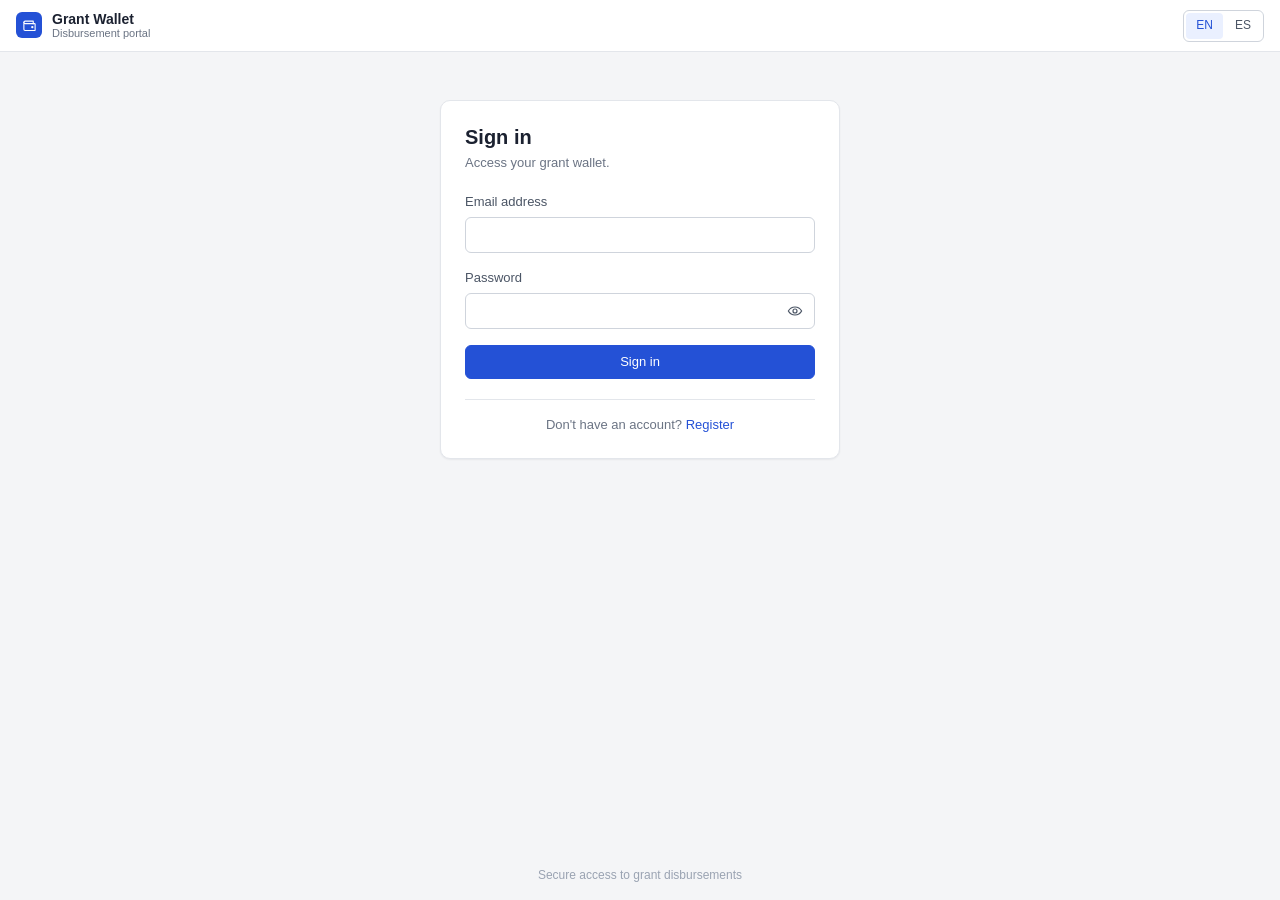
<file: index.html>
<!DOCTYPE html>
<html lang="en">
<head>
  <meta charset="UTF-8">
  <meta name="viewport" content="width=device-width, initial-scale=1">
  <meta name="robots" content="noindex">
  <meta http-equiv="refresh" content="0; url=login.html">
  <title>Grant Wallet</title>
  <link rel="stylesheet" href="css/reset.css">
  <link rel="stylesheet" href="css/variables.css">
  <link rel="stylesheet" href="css/layout.css">
  <link rel="stylesheet" href="css/components.css">
  <link rel="stylesheet" href="css/auth.css">
  <script>window.location.replace("login.html");</script>
</head>
<body class="auth-body">
  <main class="auth-main">
    <div class="auth-card card" style="text-align:center">
      <p class="muted">Redirecting to sign in…</p>
      <p style="margin-top:10px"><a class="link" href="login.html">Continue to sign in</a></p>
    </div>
  </main>
</body>
</html>
</file>
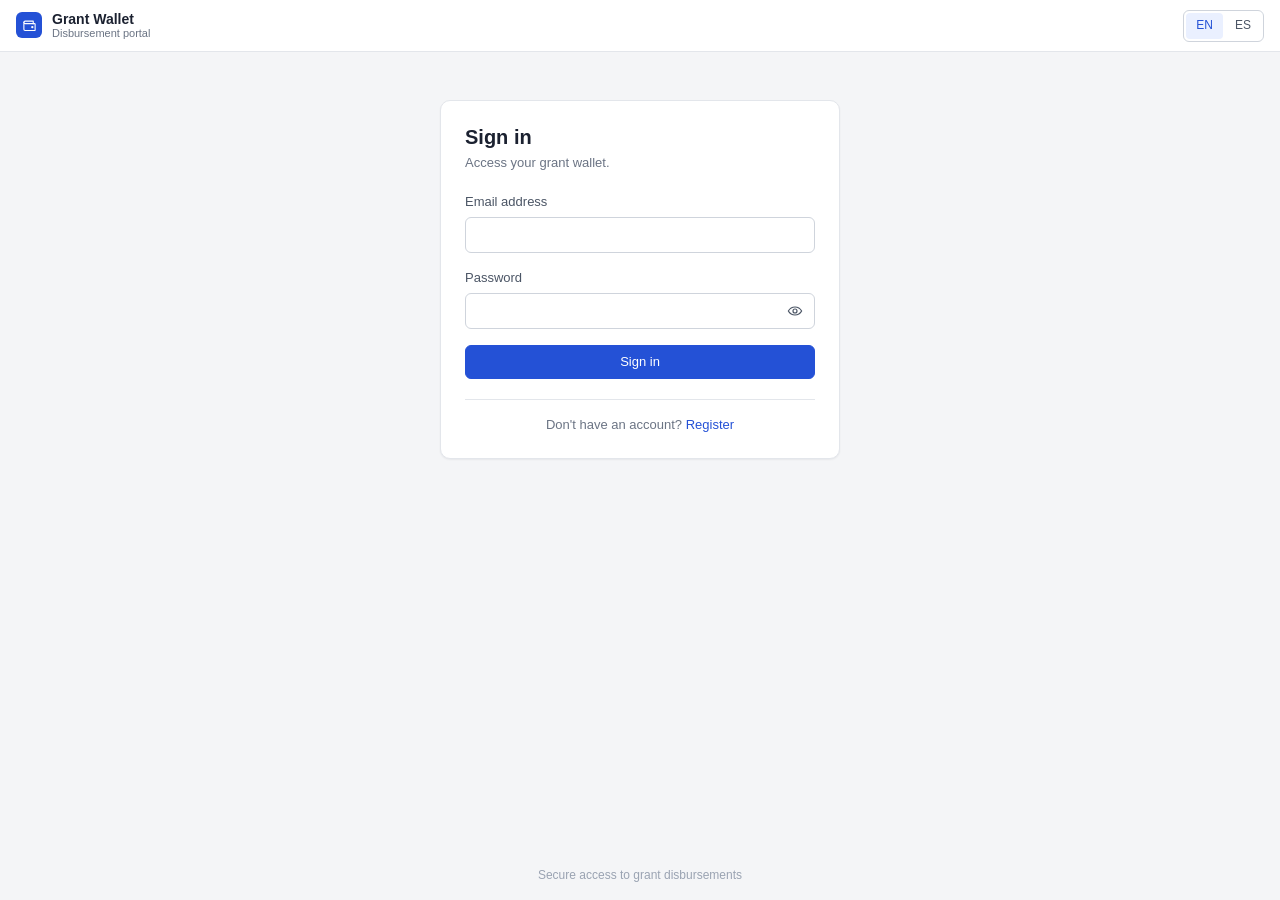
<file: dashboard.html>
<!DOCTYPE html>
<html lang="en">
<head>
  <meta charset="UTF-8">
  <meta name="viewport" content="width=device-width, initial-scale=1">
  <meta name="robots" content="noindex">
  <title data-i18n="nav.dashboard">Dashboard – Grant Wallet</title>
  <link rel="stylesheet" href="css/reset.css">
  <link rel="stylesheet" href="css/variables.css">
  <link rel="stylesheet" href="css/layout.css">
  <link rel="stylesheet" href="css/components.css">
  <link rel="stylesheet" href="css/dashboard.css">
</head>
<body>
  <div class="app">
    <aside class="sidebar" id="sidebar" aria-label="Sidebar"></aside>

    <div class="main">
      <header class="topbar" id="topbar"></header>

      <main class="content">
        <div class="page-header">
          <div>
            <h1 class="page-title" id="greeting" data-i18n="nav.dashboard">Dashboard</h1>
            <p class="page-subtitle" data-i18n="dashboard.subtitle">Here is an overview of your grant wallet.</p>
          </div>
          <div class="page-actions">
            <button type="button" class="btn btn-secondary" data-refresh>
              <span data-i18n="common.refresh">Refresh data</span>
            </button>
          </div>
        </div>

        <!-- Skeleton -->
        <section id="skeleton" class="stack" aria-hidden="true">
          <div class="grid grid-4">
            <div class="card"><div class="skeleton sk-line w-40"></div><div class="skeleton sk-stat"></div><div class="skeleton sk-line w-60"></div></div>
            <div class="card"><div class="skeleton sk-line w-40"></div><div class="skeleton sk-stat"></div><div class="skeleton sk-line w-60"></div></div>
            <div class="card"><div class="skeleton sk-line w-40"></div><div class="skeleton sk-stat"></div><div class="skeleton sk-line w-60"></div></div>
            <div class="card"><div class="skeleton sk-line w-40"></div><div class="skeleton sk-stat"></div><div class="skeleton sk-line w-60"></div></div>
          </div>
          <div class="card"><div class="skeleton sk-line w-80"></div><div class="skeleton sk-line w-40"></div></div>
          <div class="card">
            <div class="skeleton sk-title"></div>
            <div class="skeleton sk-line"></div>
            <div class="skeleton sk-line w-80"></div>
            <div class="skeleton sk-line w-60"></div>
          </div>
        </section>

        <!-- Content -->
        <section id="page-content" class="stack" hidden>
          <div class="grid grid-4">
            <div class="card stat stat-primary">
              <div class="stat-label" data-i18n="dashboard.availableBalance">Available balance</div>
              <div class="stat-value" id="stat-balance" data-no-translate="true">—</div>
              <div class="stat-hint" data-i18n="dashboard.netAfterTax">Net of tax, approved grants</div>
            </div>
            <div class="card stat">
              <div class="stat-label" data-i18n="dashboard.totalApproved">Total approved</div>
              <div class="stat-value" id="stat-gross" data-no-translate="true">—</div>
              <div class="stat-hint" data-i18n="dashboard.gross">Gross, before tax</div>
            </div>
            <div class="card stat">
              <div class="stat-label" data-i18n="dashboard.taxWithheld">Tax withheld</div>
              <div class="stat-value" id="stat-tax" data-no-translate="true">—</div>
              <div class="stat-hint" data-i18n="dashboard.taxNote">Deducted at source</div>
            </div>
            <div class="card stat">
              <div class="stat-label" data-i18n="dashboard.grants">Grants</div>
              <div class="stat-value" id="stat-grants" data-no-translate="true">—</div>
              <div class="stat-hint" id="stat-grants-hint" data-i18n="dashboard.approvedOf">—</div>
            </div>
          </div>

          <div id="cta-slot"></div>

          <section class="card" id="recent-card">
            <div class="card-header">
              <h2 class="card-title" data-i18n="dashboard.recentGrants">Recent grants</h2>
              <a class="link" href="history.html" data-i18n="common.viewAll">View all</a>
            </div>
            <div id="recent-slot"></div>
          </section>
        </section>

        <section id="load-error" hidden></section>
      </main>
    </div>
  </div>

  <script src="js/translations.js"></script>
  <script src="js/translator.js"></script>
  <script src="js/ui.js"></script>
  <script src="js/api.js"></script>
  <script src="js/navigation.js"></script>
  <script src="js/app.js"></script>
  <script src="js/dashboard.js"></script>
</body>
</html>
</file>
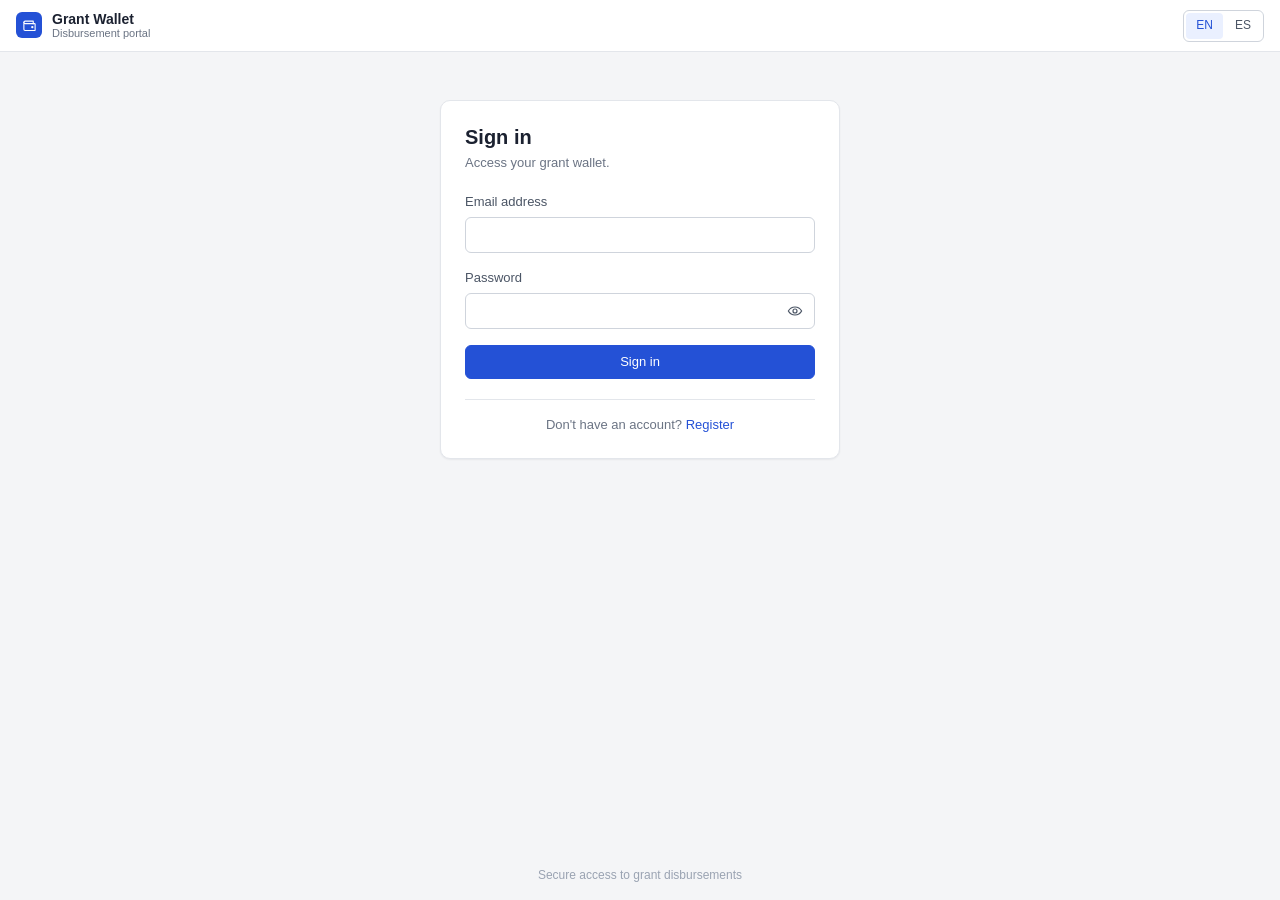
<file: history.html>
<!DOCTYPE html>
<html lang="en">
<head>
  <meta charset="UTF-8">
  <meta name="viewport" content="width=device-width, initial-scale=1">
  <meta name="robots" content="noindex">
  <title data-i18n="history.title">Grant history – Grant Wallet</title>
  <link rel="stylesheet" href="css/reset.css">
  <link rel="stylesheet" href="css/variables.css">
  <link rel="stylesheet" href="css/layout.css">
  <link rel="stylesheet" href="css/components.css">
  <link rel="stylesheet" href="css/dashboard.css">
</head>
<body>
  <div class="app">
    <aside class="sidebar" id="sidebar" aria-label="Sidebar"></aside>

    <div class="main">
      <header class="topbar" id="topbar"></header>

      <main class="content">
        <div class="page-header">
          <div>
            <h1 class="page-title" data-i18n="history.title">Grant history</h1>
            <p class="page-subtitle" data-i18n="history.subtitle">All grant applications linked to your account.</p>
          </div>
        </div>

        <!-- Skeleton -->
        <section id="skeleton" class="stack" aria-hidden="true">
          <div class="card"><div class="skeleton sk-line w-60"></div></div>
          <div class="card">
            <div class="skeleton sk-line"></div>
            <div class="skeleton sk-line w-80"></div>
            <div class="skeleton sk-line w-80"></div>
            <div class="skeleton sk-line w-60"></div>
          </div>
        </section>

        <!-- Content -->
        <section id="page-content" class="stack" hidden>
          <div class="card">
            <div class="row" style="justify-content:space-between">
              <div class="input-group has-icon" style="flex:1 1 220px;max-width:360px">
                <span class="input-icon">
                  <svg xmlns="http://www.w3.org/2000/svg" viewBox="0 0 24 24" fill="none" stroke="currentColor" stroke-width="1.75" stroke-linecap="round" stroke-linejoin="round" aria-hidden="true"><circle cx="11" cy="11" r="6"/><path d="m20 20-4.5-4.5"/></svg>
                </span>
                <input type="search" class="input" id="history-search" placeholder="Search by program name" data-i18n-placeholder="history.search" aria-label="Search by program name" data-i18n-aria="history.search" autocomplete="off">
                <button type="button" class="input-action" id="history-clear" aria-label="Clear" hidden>
                  <svg xmlns="http://www.w3.org/2000/svg" viewBox="0 0 24 24" fill="none" stroke="currentColor" stroke-width="1.75" stroke-linecap="round" stroke-linejoin="round" aria-hidden="true"><path d="M6 6l12 12M18 6 6 18"/></svg>
                </button>
              </div>
              <div class="row">
                <div class="segmented" id="history-filters" role="group" aria-label="Filter by status">
                  <button type="button" class="is-active" data-filter="all" aria-pressed="true" data-i18n="history.all">All</button>
                  <button type="button" data-filter="approved" aria-pressed="false" data-i18n="history.approved">Approved</button>
                  <button type="button" data-filter="notApproved" aria-pressed="false" data-i18n="history.notApproved">Not approved</button>
                </div>
                <span class="muted small" id="history-count" aria-live="polite"></span>
              </div>
            </div>
          </div>

          <section class="card" id="history-results"></section>
          <div id="history-empty" hidden></div>
        </section>

        <section id="load-error" hidden></section>
      </main>
    </div>
  </div>

  <script src="js/translations.js"></script>
  <script src="js/translator.js"></script>
  <script src="js/ui.js"></script>
  <script src="js/api.js"></script>
  <script src="js/navigation.js"></script>
  <script src="js/app.js"></script>
  <script src="js/history.js"></script>
</body>
</html>
</file>
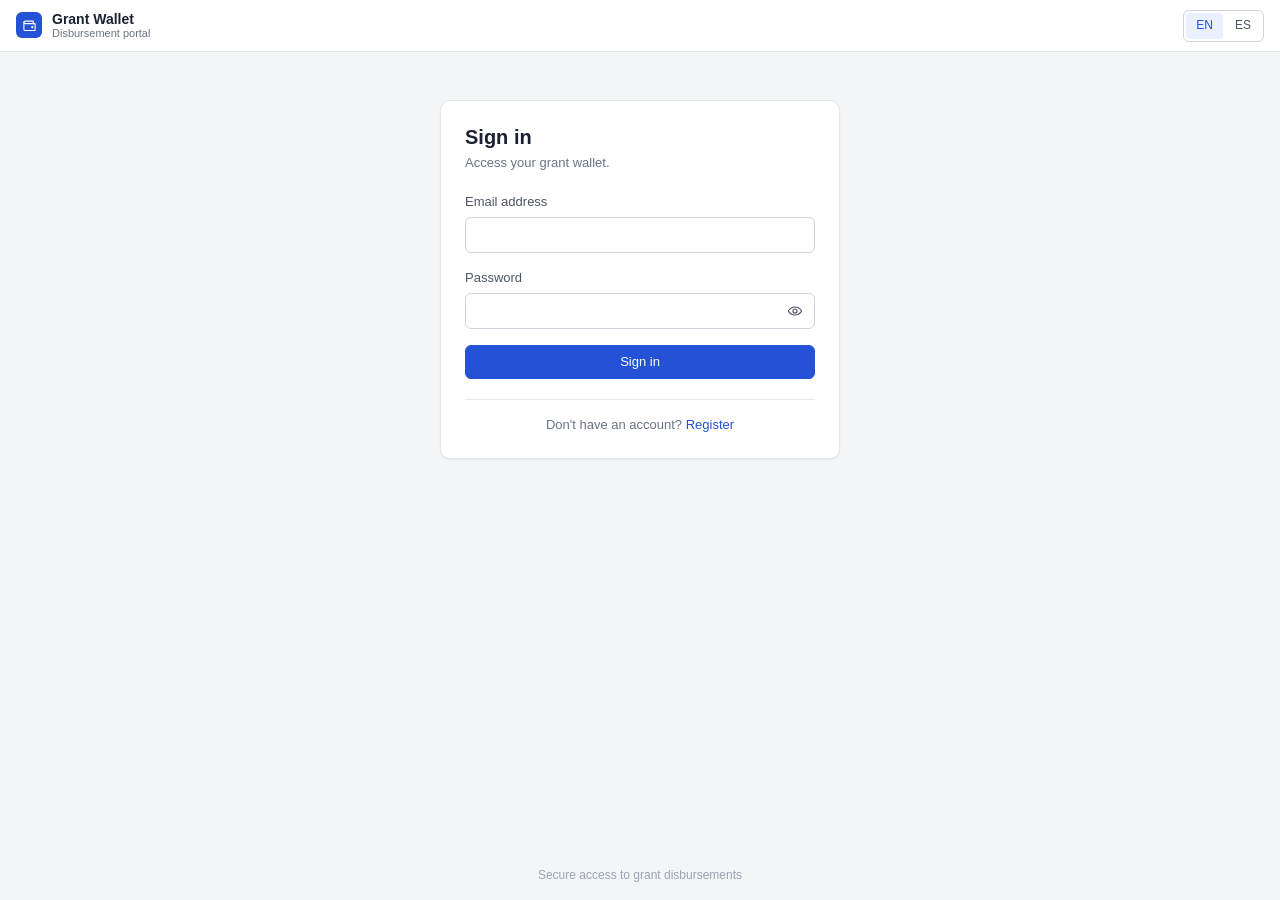
<file: login.html>
<!DOCTYPE html>
<html lang="en">
<head>
  <meta charset="UTF-8">
  <meta name="viewport" content="width=device-width, initial-scale=1">
  <meta name="robots" content="noindex">
  <title data-i18n="auth.loginTitle">Sign in – Grant Wallet</title>
  <link rel="stylesheet" href="css/reset.css">
  <link rel="stylesheet" href="css/variables.css">
  <link rel="stylesheet" href="css/layout.css">
  <link rel="stylesheet" href="css/components.css">
  <link rel="stylesheet" href="css/auth.css">
</head>
<body class="auth-body">
  <header class="auth-topbar" id="auth-topbar"></header>

  <main class="auth-main">
    <div class="auth-card card">
      <h1 class="page-title" data-i18n="auth.loginTitle">Sign in</h1>
      <p class="page-subtitle" data-i18n="auth.loginSubtitle">Access your grant wallet.</p>

      <form id="login-form" class="auth-form" novalidate autocomplete="on">
        <div class="field">
          <label for="email" data-i18n="auth.email">Email address</label>
          <input id="email" name="email" type="email" class="input" autocomplete="username" inputmode="email" spellcheck="false" required>
          <p class="field-error" id="email-error" hidden></p>
        </div>

        <div class="field">
          <label for="password" data-i18n="auth.password">Password</label>
          <div class="input-group">
            <input id="password" name="password" type="password" class="input" autocomplete="current-password" required>
            <button type="button" class="input-action" id="toggle-password" aria-label="Show password" data-i18n-aria="auth.showPassword" aria-pressed="false">
              <svg xmlns="http://www.w3.org/2000/svg" viewBox="0 0 24 24" fill="none" stroke="currentColor" stroke-width="1.75" stroke-linecap="round" stroke-linejoin="round" aria-hidden="true"><path d="M2 12s3.5-6 10-6 10 6 10 6-3.5 6-10 6S2 12 2 12z"/><circle cx="12" cy="12" r="3"/></svg>
            </button>
          </div>
          <p class="field-error" id="password-error" hidden></p>
        </div>

        <div class="form-alert alert-error" id="form-error" role="alert" hidden></div>

        <button class="btn btn-primary btn-block" type="submit" id="login-submit">
          <span data-i18n="auth.signIn">Sign in</span>
        </button>
      </form>

      <p class="auth-foot">
        <span data-i18n="auth.noAccount">Don't have an account?</span>
        <a class="link" href="register.html" data-i18n="auth.register">Register</a>
      </p>
    </div>
  </main>

  <p class="auth-footer-note" data-i18n="auth.footer">Secure access to grant disbursements</p>

  <script src="js/translations.js"></script>
  <script src="js/translator.js"></script>
  <script src="js/ui.js"></script>
  <script src="js/api.js"></script>
  <script src="js/app.js"></script>
  <script src="js/auth.js"></script>
</body>
</html>
</file>
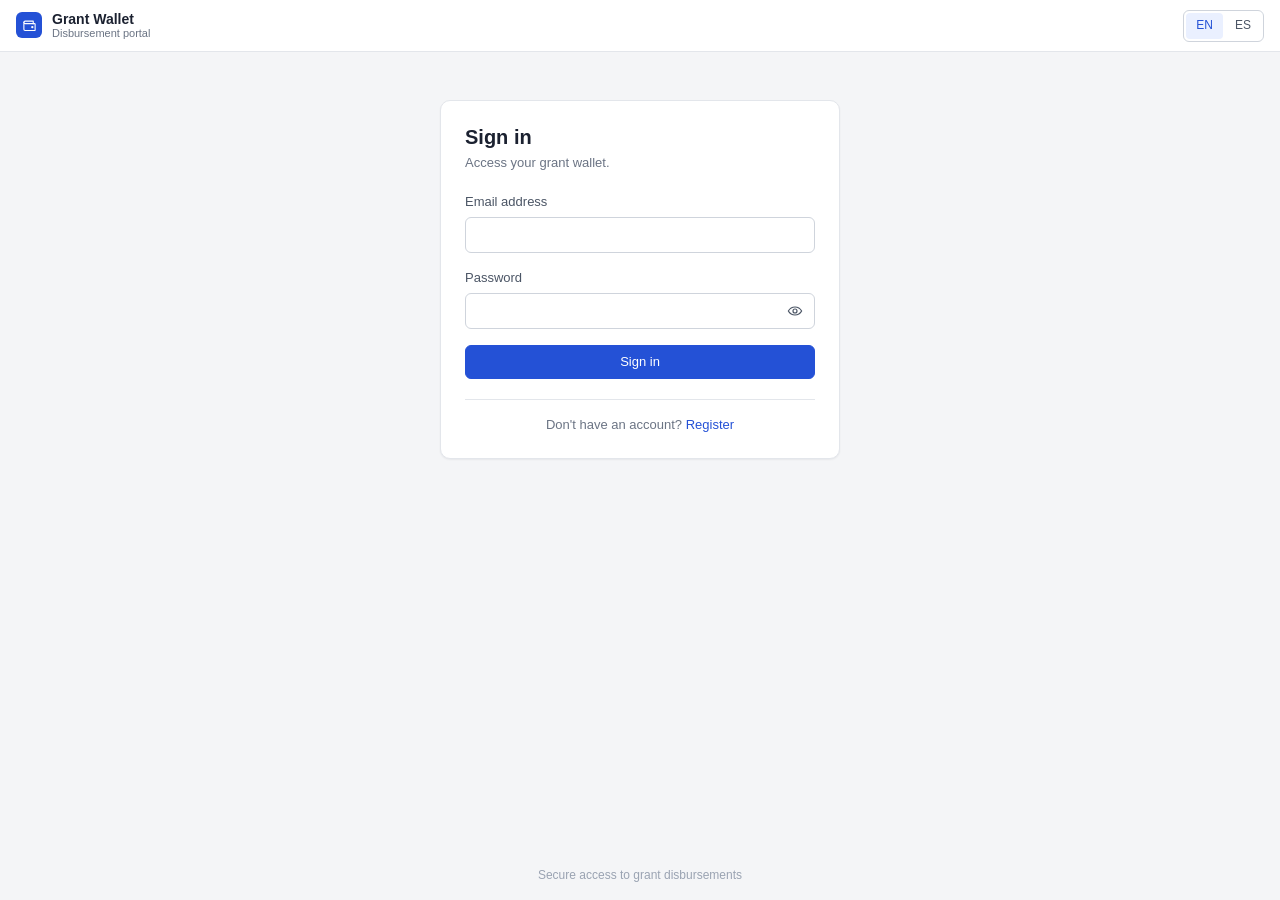
<file: profile.html>
<!DOCTYPE html>
<html lang="en">
<head>
  <meta charset="UTF-8">
  <meta name="viewport" content="width=device-width, initial-scale=1">
  <meta name="robots" content="noindex">
  <title data-i18n="profile.title">Profile – Grant Wallet</title>
  <link rel="stylesheet" href="css/reset.css">
  <link rel="stylesheet" href="css/variables.css">
  <link rel="stylesheet" href="css/layout.css">
  <link rel="stylesheet" href="css/components.css">
  <link rel="stylesheet" href="css/dashboard.css">
  <link rel="stylesheet" href="css/profile.css">
</head>
<body>
  <div class="app">
    <aside class="sidebar" id="sidebar" aria-label="Sidebar"></aside>

    <div class="main">
      <header class="topbar" id="topbar"></header>

      <main class="content">
        <div class="page-header">
          <div>
            <h1 class="page-title" data-i18n="profile.title">Profile</h1>
            <p class="page-subtitle" data-i18n="profile.subtitle">Account details and wallet summary.</p>
          </div>
          <div class="page-actions">
            <button type="button" class="btn btn-secondary" data-refresh>
              <span data-i18n="common.refresh">Refresh data</span>
            </button>
          </div>
        </div>

        <!-- Skeleton -->
        <section id="skeleton" class="profile-grid" aria-hidden="true">
          <div class="card">
            <div class="skeleton sk-title"></div>
            <div class="skeleton sk-line"></div>
            <div class="skeleton sk-line w-80"></div>
            <div class="skeleton sk-line w-60"></div>
            <div class="skeleton sk-line w-80"></div>
          </div>
          <div class="card">
            <div class="skeleton sk-title"></div>
            <div class="skeleton sk-line"></div>
            <div class="skeleton sk-line w-80"></div>
            <div class="skeleton sk-line w-60"></div>
            <div class="skeleton sk-line w-80"></div>
          </div>
          <div class="card">
            <div class="skeleton sk-title"></div>
            <div class="skeleton sk-line w-80"></div>
            <div class="skeleton sk-line w-60"></div>
          </div>
          <div class="card">
            <div class="skeleton sk-title"></div>
            <div class="skeleton sk-line w-60"></div>
          </div>
        </section>

        <!-- Content -->
        <section id="page-content" class="profile-grid" hidden>
          <!-- Account -->
          <section class="card">
            <div class="card-header">
              <h2 class="card-title" data-i18n="profile.account">Account</h2>
            </div>
            <div class="profile-head">
              <span class="avatar" id="profile-avatar">—</span>
              <div>
                <div class="profile-head-name" id="profile-head-name">—</div>
                <div class="profile-head-email" id="profile-head-email">—</div>
              </div>
            </div>
            <dl class="kv">
              <div class="kv-row"><dt data-i18n="profile.fullName">Full name</dt><dd id="acct-full-name" data-no-translate="true">—</dd></div>
              <div class="kv-row"><dt data-i18n="profile.email">Email</dt><dd id="acct-email" data-no-translate="true">—</dd></div>
              <div class="kv-row"><dt data-i18n="profile.userId">User ID</dt><dd id="acct-user-id" class="mono" data-no-translate="true">—</dd></div>
              <div class="kv-row"><dt data-i18n="profile.memberSince">Member since</dt><dd id="acct-member-since">—</dd></div>
              <div class="kv-row"><dt data-i18n="profile.lastLogin">Last login</dt><dd id="acct-last-login">—</dd></div>
            </dl>
          </section>

          <!-- Wallet summary -->
          <section class="card">
            <div class="card-header">
              <h2 class="card-title" data-i18n="profile.walletSummary">Wallet summary</h2>
            </div>
            <dl class="kv">
              <div class="kv-row"><dt data-i18n="profile.availableBalance">Available balance</dt><dd id="wallet-balance" data-no-translate="true">—</dd></div>
              <div class="kv-row"><dt data-i18n="profile.totalApproved">Total approved (gross)</dt><dd id="wallet-gross" data-no-translate="true">—</dd></div>
              <div class="kv-row"><dt data-i18n="profile.totalTax">Total tax withheld</dt><dd id="wallet-tax" data-no-translate="true">—</dd></div>
              <div class="kv-row"><dt data-i18n="profile.approvedCount">Approved grants</dt><dd id="wallet-approved-count" data-no-translate="true">—</dd></div>
              <div class="kv-row"><dt data-i18n="profile.notApprovedCount">Not approved grants</dt><dd id="wallet-not-approved-count" data-no-translate="true">—</dd></div>
              <div class="kv-row"><dt data-i18n="profile.lastActivity">Last grant activity</dt><dd id="wallet-last-activity">—</dd></div>
            </dl>
          </section>

          <!-- Preferences -->
          <section class="card">
            <div class="card-header">
              <h2 class="card-title" data-i18n="profile.preferences">Preferences</h2>
            </div>
            <div class="pref-row">
              <div>
                <div class="pref-label" data-i18n="profile.language">Language</div>
                <div class="pref-hint" data-i18n="profile.languageHint">Applies to labels only. Amounts and dates keep their format.</div>
              </div>
              <div class="pref-control">
                <span class="pref-value" id="pref-lang-value">English</span>
                <div class="lang-toggle" role="group" aria-label="Language" data-i18n-aria="lang.label">
                  <button type="button" data-lang="en" aria-pressed="false">EN</button>
                  <button type="button" data-lang="es" aria-pressed="false">ES</button>
                </div>
              </div>
            </div>
            <div class="pref-row">
              <div>
                <div class="pref-label" data-i18n="common.refresh">Refresh data</div>
                <div class="pref-hint" data-i18n="profile.refreshHint">Reload the latest data from the server.</div>
              </div>
              <div class="pref-control">
                <button type="button" class="btn btn-secondary btn-sm" data-refresh>
                  <span data-i18n="common.refresh">Refresh data</span>
                </button>
              </div>
            </div>
          </section>

          <!-- Actions -->
          <section class="card">
            <div class="card-header">
              <h2 class="card-title" data-i18n="profile.actions">Actions</h2>
            </div>
            <div class="pref-row">
              <div>
                <div class="pref-label" data-i18n="nav.logout">Log out</div>
                <div class="pref-hint" data-i18n="profile.logoutHint">End your session on this device.</div>
              </div>
              <div class="pref-control">
                <button type="button" class="btn btn-danger btn-sm" data-action="logout">
                  <svg xmlns="http://www.w3.org/2000/svg" viewBox="0 0 24 24" fill="none" stroke="currentColor" stroke-width="1.75" stroke-linecap="round" stroke-linejoin="round" aria-hidden="true"><path d="M10 4H5a1 1 0 0 0-1 1v14a1 1 0 0 0 1 1h5"/><path d="m15 8 4 4-4 4"/><path d="M19 12H9"/></svg>
                  <span data-i18n="nav.logout">Log out</span>
                </button>
              </div>
            </div>
          </section>
        </section>

        <section id="load-error" hidden></section>
      </main>
    </div>
  </div>

  <script src="js/translations.js"></script>
  <script src="js/translator.js"></script>
  <script src="js/ui.js"></script>
  <script src="js/api.js"></script>
  <script src="js/navigation.js"></script>
  <script src="js/app.js"></script>
  <script src="js/profile.js"></script>
</body>
</html>
</file>
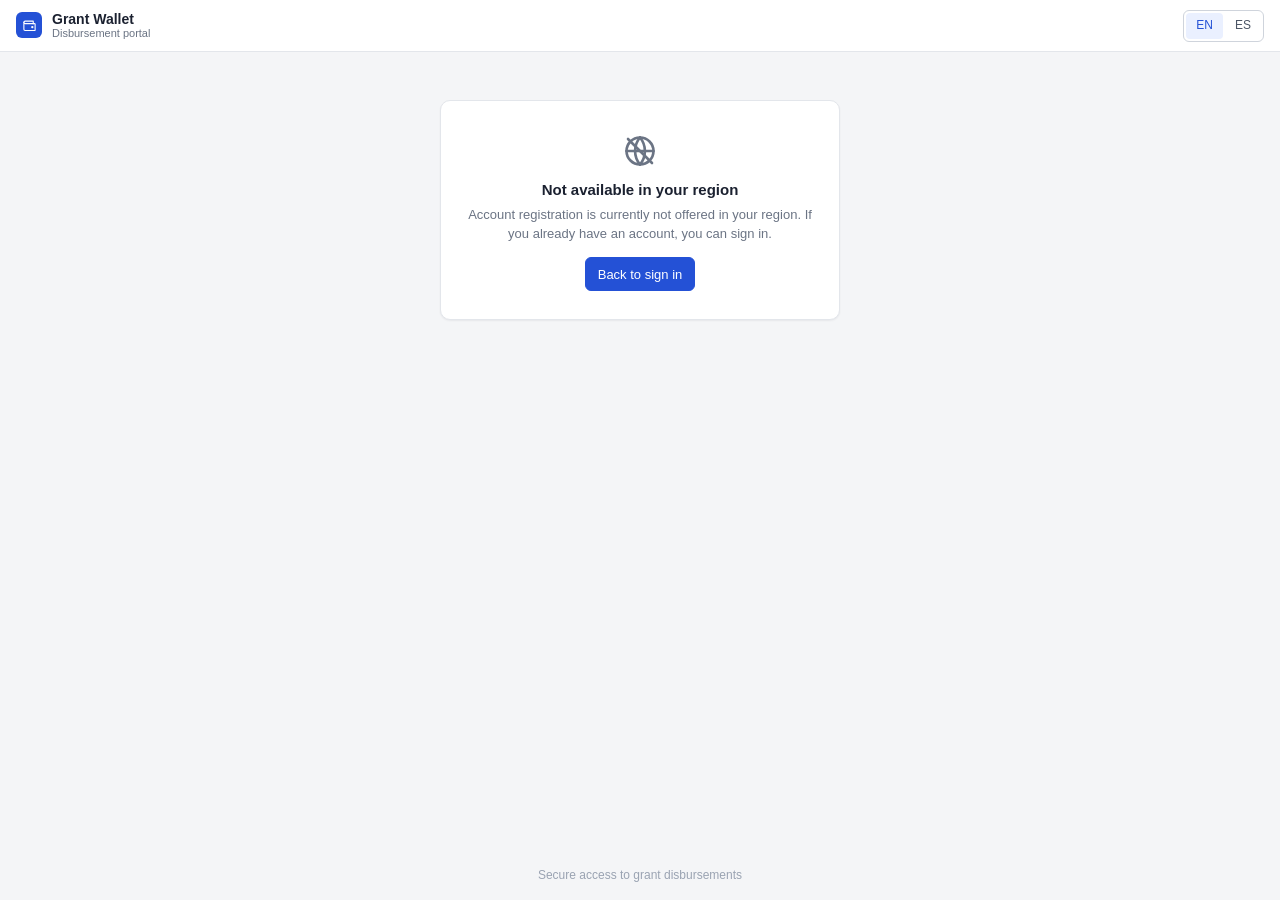
<file: register.html>
<!DOCTYPE html>
<html lang="en">
<head>
  <meta charset="UTF-8">
  <meta name="viewport" content="width=device-width, initial-scale=1">
  <meta name="robots" content="noindex">
  <title data-i18n="auth.registerTitle">Create account – Grant Wallet</title>
  <link rel="stylesheet" href="css/reset.css">
  <link rel="stylesheet" href="css/variables.css">
  <link rel="stylesheet" href="css/layout.css">
  <link rel="stylesheet" href="css/components.css">
  <link rel="stylesheet" href="css/auth.css">
</head>
<body class="auth-body">
  <header class="auth-topbar" id="auth-topbar"></header>

  <main class="auth-main">
    <div class="auth-card card region-card">
      <div class="empty">
        <img src="assets/icons/globe-off.svg" alt="" width="36" height="36">
        <h1 class="empty-title" data-i18n="auth.regionTitle">Not available in your region</h1>
        <p class="empty-text" data-i18n="auth.regionMessage">Account registration is currently not offered in your region. If you already have an account, you can sign in.</p>
        <a class="btn btn-primary" href="login.html">
          <span data-i18n="auth.backToLogin">Back to sign in</span>
        </a>
      </div>
    </div>
  </main>

  <p class="auth-footer-note" data-i18n="auth.footer">Secure access to grant disbursements</p>

  <script src="js/translations.js"></script>
  <script src="js/translator.js"></script>
  <script src="js/ui.js"></script>
  <script src="js/api.js"></script>
  <script src="js/app.js"></script>
  <script src="js/auth.js"></script>
</body>
</html>
</file>
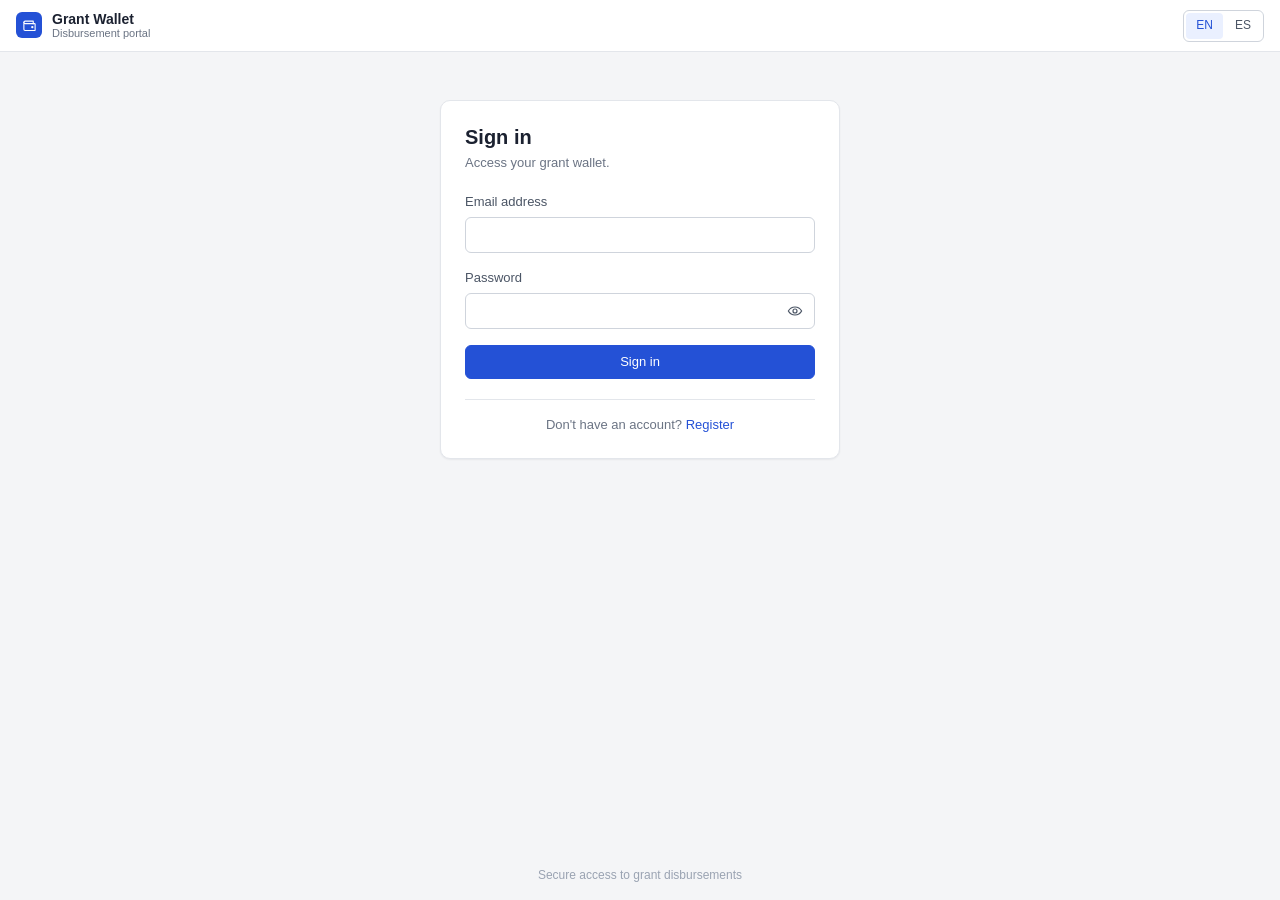
<file: withdraw.html>
<!doctype html>
<html lang="en">
  <head>
    <meta charset="UTF-8" />
    <meta name="viewport" content="width=device-width, initial-scale=1" />
    <meta name="robots" content="noindex" />
    <title data-i18n="withdraw.title">Withdraw – Grant Wallet</title>
    <link rel="stylesheet" href="css/reset.css" />
    <link rel="stylesheet" href="css/variables.css" />
    <link rel="stylesheet" href="css/layout.css" />
    <link rel="stylesheet" href="css/components.css" />
    <link rel="stylesheet" href="css/dashboard.css" />
    <link rel="stylesheet" href="css/withdraw.css" />
  </head>
  <body>
    <div class="app">
      <aside class="sidebar" id="sidebar" aria-label="Sidebar"></aside>

      <div class="main">
        <header class="topbar" id="topbar"></header>

        <main class="content">
          <div class="page-header">
            <div>
              <h1 class="page-title" data-i18n="withdraw.title">
                Withdraw to bank account
              </h1>
              <p class="page-subtitle" data-i18n="withdraw.subtitle">
                Enter the destination bank details for your transfer.
              </p>
            </div>
            <div class="page-actions">
              <a class="btn btn-ghost" href="dashboard.html">
                <svg
                  xmlns="http://www.w3.org/2000/svg"
                  viewBox="0 0 24 24"
                  fill="none"
                  stroke="currentColor"
                  stroke-width="1.75"
                  stroke-linecap="round"
                  stroke-linejoin="round"
                  aria-hidden="true"
                >
                  <path d="M19 12H5" />
                  <path d="m11 18-6-6 6-6" />
                </svg>
                <span data-i18n="common.back">Back</span>
              </a>
            </div>
          </div>

          <!-- Skeleton -->
          <section id="skeleton" class="withdraw-layout" aria-hidden="true">
            <div class="card">
              <div class="skeleton sk-title"></div>
              <div class="skeleton sk-line w-30"></div>
              <div class="skeleton sk-line" style="height: 36px"></div>
              <div class="skeleton sk-line w-30"></div>
              <div class="skeleton sk-line" style="height: 36px"></div>
              <div class="skeleton sk-line w-30"></div>
              <div class="skeleton sk-line" style="height: 36px"></div>
            </div>
            <div class="card">
              <div class="skeleton sk-line w-40"></div>
              <div class="skeleton sk-stat"></div>
              <div class="skeleton sk-line w-80"></div>
            </div>
          </section>

          <!-- Content -->
          <section id="page-content" hidden>
            <div class="withdraw-layout" id="withdraw-layout">
              <form
                class="card"
                id="withdraw-form"
                novalidate
                autocomplete="off"
              >
                <div class="card-header">
                  <h2 class="card-title" data-i18n="withdraw.details">
                    Bank details
                  </h2>
                </div>

                <div class="form-grid">
                  <div class="field span-2">
                    <label for="full-name" data-i18n="withdraw.fullName"
                      >Full name</label
                    >
                    <input
                      id="full-name"
                      name="fullName"
                      type="text"
                      class="input"
                      autocomplete="name"
                      required
                    />
                    <p class="field-error" id="full-name-error" hidden></p>
                  </div>

                  <div class="field">
                    <label for="bank-name" data-i18n="withdraw.bankName"
                      >Bank name</label
                    >
                    <input
                      id="bank-name"
                      name="bankName"
                      type="text"
                      class="input"
                      required
                    />
                    <p class="field-error" id="bank-name-error" hidden></p>
                  </div>

                  <div class="field">
                    <label for="country" data-i18n="withdraw.country"
                      >Country</label
                    >
                    <select id="country" name="country" class="select" required>
                      <option value="" data-i18n="withdraw.selectCountry">
                        Select a country
                      </option>
                    </select>
                    <p class="field-error" id="country-error" hidden></p>
                  </div>

                  <div class="field span-2">
                    <label for="account-number" data-i18n="withdraw.account"
                      >Account number / IBAN</label
                    >
                    <input
                      id="account-number"
                      name="accountNumber"
                      type="text"
                      class="input"
                      inputmode="text"
                      autocapitalize="characters"
                      spellcheck="false"
                      required
                    />
                    <p class="field-error" id="account-number-error" hidden></p>
                  </div>

                  <div class="field">
                    <label for="routing-number"
                      ><span data-i18n="withdraw.routing"
                        >Routing number / SWIFT</span
                      >
                      <span class="optional"
                        >(<span data-i18n="common.optional">Optional</span
                        >)</span
                      ></label
                    >
                    <input
                      id="routing-number"
                      name="routingNumber"
                      type="text"
                      class="input"
                      spellcheck="false"
                    />
                  </div>

                  <div class="field">
                    <label for="amount" data-i18n="withdraw.amount"
                      >Amount</label
                    >
                    <div class="input-group has-prefix">
                      <span
                        class="input-prefix"
                        id="amount-prefix"
                        data-no-translate="true"
                        >$</span
                      >
                      <input
                        id="amount"
                        name="amount"
                        type="text"
                        class="input"
                        inputmode="decimal"
                        required
                      />
                      <button
                        type="button"
                        class="input-action"
                        id="use-max"
                        data-i18n="withdraw.useMax"
                      >
                        Use max
                      </button>
                    </div>
                    <p
                      class="field-hint"
                      id="amount-hint"
                      data-i18n="withdraw.amountHint"
                    ></p>
                    <p class="field-error" id="amount-error" hidden></p>
                  </div>
                </div>

                <p class="form-note">
                  <svg
                    xmlns="http://www.w3.org/2000/svg"
                    viewBox="0 0 24 24"
                    fill="none"
                    stroke="currentColor"
                    stroke-width="1.75"
                    stroke-linecap="round"
                    stroke-linejoin="round"
                    aria-hidden="true"
                  >
                    <path d="M12 3 4 6v6c0 5 3.4 8.4 8 9 4.6-.6 8-4 8-9V6z" />
                  </svg>
                  <span data-i18n="withdraw.notice"
                    >Transfers are processed immediately withdrawal is
                    requested. Ensure the details provided are correct.</span
                  >
                </p>

                <div class="form-actions">
                  <a class="btn btn-secondary" href="dashboard.html"
                    ><span data-i18n="common.back">Back</span></a
                  >
                  <button
                    type="submit"
                    class="btn btn-primary"
                    id="withdraw-submit"
                  >
                    <span data-i18n="withdraw.submit">Request withdrawal</span>
                  </button>
                </div>
              </form>

              <aside class="card withdraw-summary">
                <div class="stat-label" data-i18n="withdraw.available">
                  Available balance
                </div>
                <div
                  class="stat-value"
                  id="available-balance"
                  data-no-translate="true"
                >
                  —
                </div>
                <dl class="kv">
                  <div class="kv-row">
                    <dt data-i18n="withdraw.approvedGrants">Approved grants</dt>
                    <dd id="summary-approved" data-no-translate="true">—</dd>
                  </div>
                  <div class="kv-row">
                    <dt data-i18n="withdraw.taxWithheld">Tax withheld</dt>
                    <dd id="summary-tax" data-no-translate="true">—</dd>
                  </div>
                </dl>
              </aside>
            </div>

            <section id="withdraw-result" hidden></section>
            <section id="withdraw-no-balance" hidden></section>
          </section>

          <section id="load-error" hidden></section>
        </main>
      </div>
    </div>

    <script src="js/translations.js"></script>
    <script src="js/translator.js"></script>
    <script src="js/ui.js"></script>
    <script src="js/api.js"></script>
    <script src="js/navigation.js"></script>
    <script src="js/app.js"></script>
    <script src="js/withdraw.js"></script>
  </body>
</html>
</file>
<file: css/variables.css>
:root {
  /* Typography */
  --font-sans: -apple-system, BlinkMacSystemFont, "Segoe UI", Roboto, "Helvetica Neue", Arial, "Noto Sans", sans-serif;
  --font-mono: ui-monospace, SFMono-Regular, Menlo, Consolas, "Liberation Mono", monospace;
  --fs-xs: 12px;
  --fs-sm: 13px;
  --fs-base: 14px;
  --fs-md: 15px;
  --fs-lg: 16px;
  --fs-xl: 20px;
  --fs-stat: 24px;
  --lh: 1.45;

  /* Spacing */
  --space-1: 4px;
  --space-2: 8px;
  --space-3: 12px;
  --space-4: 16px;
  --space-5: 20px;
  --space-6: 24px;
  --space-8: 32px;
  --gap: 14px;
  --card-pad: 14px;

  /* Sizing */
  --radius-sm: 6px;
  --radius: 8px;
  --radius-lg: 10px;
  --btn-h: 34px;
  --btn-h-sm: 30px;
  --input-h: 36px;
  --sidebar-w: 228px;
  --topbar-h: 52px;
  --content-max: 1080px;

  /* Colors */
  --color-bg: #f4f5f7;
  --color-surface: #ffffff;
  --color-surface-2: #f7f8fa;
  --color-border: #e3e6eb;
  --color-border-strong: #cfd4dc;
  --color-text: #1b2130;
  --color-text-2: #4b5565;
  --color-muted: #6b7484;
  --color-faint: #9aa3b2;

  --color-primary: #2451d6;
  --color-primary-hover: #1d43b3;
  --color-primary-soft: #eaf0ff;
  --color-primary-ring: rgba(36, 81, 214, 0.22);

  --color-success: #177a48;
  --color-success-bg: #e7f5ec;
  --color-success-border: #bfe3cc;

  --color-danger: #b42318;
  --color-danger-bg: #fdeceb;
  --color-danger-border: #f3c4c0;

  --color-warning: #9a5b00;
  --color-warning-bg: #fff6e5;
  --color-warning-border: #f4d9a6;

  --color-info: #185fa5;
  --color-info-bg: #e9f2fc;
  --color-info-border: #bdd7f2;

  /* Elevation */
  --shadow-sm: 0 1px 2px rgba(17, 24, 39, 0.06);
  --shadow: 0 2px 6px rgba(17, 24, 39, 0.08), 0 1px 2px rgba(17, 24, 39, 0.04);
  --shadow-lg: 0 10px 30px rgba(17, 24, 39, 0.16);

  /* Layers */
  --z-topbar: 30;
  --z-overlay: 39;
  --z-drawer: 40;
  --z-modal: 60;
  --z-toast: 70;

  /* Motion */
  --dur: 160ms;
  --ease: cubic-bezier(0.2, 0.7, 0.3, 1);
}
</file>
<file: css/layout.css>
html {
  font-size: var(--fs-base);
}

body {
  font-family: var(--font-sans);
  font-size: var(--fs-base);
  line-height: var(--lh);
  color: var(--color-text);
  background: var(--color-bg);
  min-height: 100vh;
}

.app {
  min-height: 100vh;
  display: flex;
}

/* Sidebar */
.sidebar {
  position: fixed;
  top: 0;
  left: 0;
  bottom: 0;
  width: var(--sidebar-w);
  background: var(--color-surface);
  border-right: 1px solid var(--color-border);
  display: flex;
  flex-direction: column;
  z-index: var(--z-drawer);
  transition: transform var(--dur) var(--ease), box-shadow var(--dur) var(--ease);
}

.sidebar-brand {
  height: var(--topbar-h);
  display: flex;
  align-items: center;
  gap: 10px;
  padding: 0 var(--space-4);
  border-bottom: 1px solid var(--color-border);
  flex: none;
}

.brand {
  display: inline-flex;
  align-items: center;
  gap: 10px;
  min-width: 0;
}

.brand-mark {
  width: 26px;
  height: 26px;
  border-radius: 6px;
  background: var(--color-primary);
  color: #fff;
  display: grid;
  place-items: center;
  flex: none;
}

.brand-mark svg {
  width: 15px;
  height: 15px;
}

.brand-text {
  display: flex;
  flex-direction: column;
  min-width: 0;
}

.brand-name {
  font-weight: 600;
  font-size: var(--fs-base);
  line-height: 1.2;
  white-space: nowrap;
}

.brand-sub {
  font-size: 11px;
  color: var(--color-muted);
  line-height: 1.2;
  white-space: nowrap;
}

.sidebar-close {
  margin-left: auto;
  display: none;
}

.sidebar-nav {
  padding: var(--space-3) var(--space-2);
  display: flex;
  flex-direction: column;
  gap: 2px;
  flex: 1;
  overflow-y: auto;
}

.nav-section {
  font-size: 11px;
  font-weight: 600;
  text-transform: uppercase;
  letter-spacing: 0.04em;
  color: var(--color-faint);
  padding: 6px 10px 4px;
}

.nav-link {
  display: flex;
  align-items: center;
  gap: 10px;
  height: 34px;
  padding: 0 10px;
  border-radius: var(--radius-sm);
  color: var(--color-text-2);
  font-size: var(--fs-sm);
  font-weight: 500;
  transition: background-color var(--dur), color var(--dur);
}

.nav-link svg {
  width: 16px;
  height: 16px;
  flex: none;
  color: var(--color-faint);
}

.nav-link:hover {
  background: var(--color-surface-2);
  color: var(--color-text);
}

.nav-link.is-active {
  background: var(--color-primary-soft);
  color: var(--color-primary);
}

.nav-link.is-active svg {
  color: var(--color-primary);
}

.nav-link:focus-visible {
  outline: none;
  box-shadow: 0 0 0 3px var(--color-primary-ring);
}

.sidebar-footer {
  border-top: 1px solid var(--color-border);
  padding: var(--space-3);
  display: flex;
  align-items: center;
  gap: 8px;
}

.user-chip {
  display: flex;
  align-items: center;
  gap: 10px;
  min-width: 0;
  flex: 1;
}

.user-chip > div {
  min-width: 0;
}

.avatar {
  width: 30px;
  height: 30px;
  border-radius: 50%;
  background: var(--color-primary-soft);
  color: var(--color-primary);
  font-size: 11px;
  font-weight: 600;
  display: grid;
  place-items: center;
  flex: none;
}

.user-name {
  font-size: var(--fs-sm);
  font-weight: 500;
  white-space: nowrap;
  overflow: hidden;
  text-overflow: ellipsis;
}

.user-email {
  font-size: 11px;
  color: var(--color-muted);
  white-space: nowrap;
  overflow: hidden;
  text-overflow: ellipsis;
}

/* Main column */
.main {
  flex: 1;
  min-width: 0;
  margin-left: var(--sidebar-w);
  display: flex;
  flex-direction: column;
  min-height: 100vh;
}

.topbar {
  position: sticky;
  top: 0;
  z-index: var(--z-topbar);
  height: var(--topbar-h);
  background: var(--color-surface);
  border-bottom: 1px solid var(--color-border);
  display: flex;
  align-items: center;
  gap: var(--space-3);
  padding: 0 var(--space-4);
}

.topbar-title {
  font-size: var(--fs-md);
  font-weight: 600;
  white-space: nowrap;
  overflow: hidden;
  text-overflow: ellipsis;
}

.topbar-right {
  margin-left: auto;
  display: flex;
  align-items: center;
  gap: var(--space-3);
}

.last-updated {
  font-size: var(--fs-xs);
  color: var(--color-muted);
  display: inline-flex;
  align-items: center;
  gap: 6px;
  white-space: nowrap;
}

.last-updated .dot {
  width: 6px;
  height: 6px;
  border-radius: 50%;
  background: var(--color-success);
  flex: none;
}

.last-updated.is-cache .dot {
  background: var(--color-warning);
}

.last-updated.is-idle .dot {
  background: var(--color-faint);
}

.menu-btn {
  display: none;
}

.content {
  padding: var(--space-5) var(--space-4) var(--space-8);
  width: 100%;
  max-width: var(--content-max);
  margin: 0 auto;
}

.page-header {
  display: flex;
  align-items: flex-start;
  justify-content: space-between;
  gap: var(--gap);
  margin-bottom: var(--space-4);
  flex-wrap: wrap;
}

.page-title {
  font-size: var(--fs-xl);
  font-weight: 600;
  line-height: 1.25;
}

.page-subtitle {
  font-size: var(--fs-sm);
  color: var(--color-muted);
  margin-top: 2px;
}

.page-actions {
  display: flex;
  gap: var(--space-2);
  align-items: center;
  flex-wrap: wrap;
}

/* Grids */
.grid {
  display: grid;
  gap: var(--gap);
}

.grid-2 {
  grid-template-columns: repeat(2, minmax(0, 1fr));
}

.grid-3 {
  grid-template-columns: repeat(3, minmax(0, 1fr));
}

.grid-4 {
  grid-template-columns: repeat(4, minmax(0, 1fr));
}

.stack {
  display: flex;
  flex-direction: column;
  gap: var(--gap);
}

.row {
  display: flex;
  align-items: center;
  gap: var(--space-2);
  flex-wrap: wrap;
}

.nav-overlay {
  position: fixed;
  inset: 0;
  background: rgba(17, 24, 39, 0.42);
  z-index: var(--z-overlay);
  opacity: 0;
  visibility: hidden;
  transition: opacity var(--dur), visibility var(--dur);
}

.mobile-only {
  display: none;
}

@media (max-width: 1024px) {
  .grid-4 {
    grid-template-columns: repeat(2, minmax(0, 1fr));
  }
}

@media (max-width: 900px) {
  .sidebar {
    transform: translateX(-100%);
  }

  body.nav-open .sidebar {
    transform: none;
    box-shadow: var(--shadow-lg);
  }

  body.nav-open .nav-overlay {
    opacity: 1;
    visibility: visible;
  }

  body.nav-open {
    overflow: hidden;
  }

  .sidebar-close {
    display: inline-flex;
  }

  .main {
    margin-left: 0;
  }

  .menu-btn {
    display: inline-flex;
  }

  .last-updated .label {
    display: none;
  }

  .content {
    padding: var(--space-4) var(--space-3) var(--space-6);
  }

  .grid-2,
  .grid-3 {
    grid-template-columns: 1fr;
  }

  .desktop-only {
    display: none !important;
  }

  .mobile-only {
    display: block;
  }

  .nav-link,
  .btn,
  .segmented button {
    min-height: 36px;
  }
}

@media (max-width: 560px) {
  .grid-4 {
    grid-template-columns: 1fr 1fr;
  }

  .page-title {
    font-size: 18px;
  }

  .topbar {
    padding: 0 var(--space-3);
  }

  .topbar-right {
    gap: var(--space-2);
  }

  .last-updated {
    display: none;
  }
}
</file>
<file: css/components.css>
/* Buttons */
.btn {
  display: inline-flex;
  align-items: center;
  justify-content: center;
  gap: 6px;
  height: var(--btn-h);
  padding: 0 12px;
  border-radius: var(--radius-sm);
  border: 1px solid transparent;
  font-size: var(--fs-sm);
  font-weight: 500;
  line-height: 1;
  white-space: nowrap;
  cursor: pointer;
  user-select: none;
  transition: background-color var(--dur), border-color var(--dur), color var(--dur), box-shadow var(--dur);
}

.btn svg {
  width: 15px;
  height: 15px;
  flex: none;
}

.btn:focus-visible {
  outline: none;
  box-shadow: 0 0 0 3px var(--color-primary-ring);
}

.btn:disabled {
  opacity: 0.6;
  cursor: not-allowed;
}

.btn-primary {
  background: var(--color-primary);
  color: #fff;
  border-color: var(--color-primary);
}

.btn-primary:hover:not(:disabled) {
  background: var(--color-primary-hover);
  border-color: var(--color-primary-hover);
}

.btn-secondary {
  background: var(--color-surface);
  color: var(--color-text);
  border-color: var(--color-border-strong);
  box-shadow: var(--shadow-sm);
}

.btn-secondary:hover:not(:disabled) {
  background: var(--color-surface-2);
}

.btn-ghost {
  background: transparent;
  color: var(--color-text-2);
}

.btn-ghost:hover:not(:disabled) {
  background: var(--color-surface-2);
  color: var(--color-text);
}

.btn-danger {
  background: var(--color-surface);
  color: var(--color-danger);
  border-color: var(--color-danger-border);
}

.btn-danger:hover:not(:disabled) {
  background: var(--color-danger-bg);
}

.btn-sm {
  height: var(--btn-h-sm);
  padding: 0 10px;
  font-size: var(--fs-xs);
}

.btn-block {
  width: 100%;
}

.btn.is-loading svg {
  animation: spin 0.8s linear infinite;
}

@keyframes spin {
  to {
    transform: rotate(360deg);
  }
}

.icon-btn {
  display: inline-flex;
  align-items: center;
  justify-content: center;
  width: 32px;
  height: 32px;
  border-radius: var(--radius-sm);
  color: var(--color-text-2);
  transition: background-color var(--dur), color var(--dur);
}

.icon-btn:hover {
  background: var(--color-surface-2);
  color: var(--color-text);
}

.icon-btn:focus-visible {
  outline: none;
  box-shadow: 0 0 0 3px var(--color-primary-ring);
}

.icon-btn svg {
  width: 18px;
  height: 18px;
}

.link {
  color: var(--color-primary);
  font-size: var(--fs-sm);
  font-weight: 500;
}

.link:hover {
  text-decoration: underline;
}

/* Fields */
.field {
  display: flex;
  flex-direction: column;
  gap: 5px;
}

.field label {
  font-size: var(--fs-sm);
  font-weight: 500;
  color: var(--color-text-2);
}

.field .optional {
  color: var(--color-faint);
  font-weight: 400;
}

.input,
.select {
  height: var(--input-h);
  width: 100%;
  padding: 0 10px;
  border: 1px solid var(--color-border-strong);
  border-radius: var(--radius-sm);
  background: var(--color-surface);
  font-size: var(--fs-base);
  color: var(--color-text);
  transition: border-color var(--dur), box-shadow var(--dur);
}

.input::placeholder {
  color: var(--color-faint);
}

.input:focus,
.select:focus {
  outline: none;
  border-color: var(--color-primary);
  box-shadow: 0 0 0 3px var(--color-primary-ring);
}

.input[aria-invalid="true"],
.select[aria-invalid="true"] {
  border-color: var(--color-danger);
}

.input[aria-invalid="true"]:focus,
.select[aria-invalid="true"]:focus {
  box-shadow: 0 0 0 3px rgba(180, 35, 24, 0.18);
}

.input:disabled,
.select:disabled {
  background: var(--color-surface-2);
  color: var(--color-muted);
  cursor: not-allowed;
}

.select {
  appearance: none;
  -webkit-appearance: none;
  background-image: url("data:image/svg+xml;charset=utf-8,%3Csvg xmlns='http://www.w3.org/2000/svg' width='16' height='16' viewBox='0 0 24 24' fill='none' stroke='%236b7484' stroke-width='2' stroke-linecap='round' stroke-linejoin='round'%3E%3Cpath d='m6 9 6 6 6-6'/%3E%3C/svg%3E");
  background-repeat: no-repeat;
  background-position: right 10px center;
  padding-right: 32px;
}

.input-group {
  position: relative;
  display: flex;
  align-items: center;
}

.input-group .input {
  padding-right: 44px;
}

.input-group .input-prefix {
  position: absolute;
  left: 10px;
  color: var(--color-muted);
  font-size: var(--fs-sm);
  pointer-events: none;
}

.input-group.has-prefix .input {
  padding-left: 28px;
}

.input-group .input-icon {
  position: absolute;
  left: 10px;
  color: var(--color-faint);
  pointer-events: none;
  display: flex;
}

.input-group .input-icon svg {
  width: 15px;
  height: 15px;
}

.input-group.has-icon .input {
  padding-left: 32px;
}

.input-group .input-action {
  position: absolute;
  right: 4px;
  height: 28px;
  padding: 0 8px;
  border-radius: 4px;
  color: var(--color-text-2);
  font-size: var(--fs-xs);
  font-weight: 500;
  display: inline-flex;
  align-items: center;
  gap: 4px;
}

.input-group .input-action:hover {
  background: var(--color-surface-2);
  color: var(--color-text);
}

.input-group .input-action svg {
  width: 16px;
  height: 16px;
}

.field-error {
  font-size: var(--fs-xs);
  color: var(--color-danger);
}

.field-hint {
  font-size: var(--fs-xs);
  color: var(--color-muted);
}

.form-alert,
.alert {
  display: flex;
  gap: 8px;
  align-items: flex-start;
  padding: 10px 12px;
  border-radius: var(--radius-sm);
  font-size: var(--fs-sm);
  border: 1px solid;
}

.form-alert svg,
.alert svg {
  width: 16px;
  height: 16px;
  flex: none;
  margin-top: 1px;
}

.alert-error {
  background: var(--color-danger-bg);
  border-color: var(--color-danger-border);
  color: var(--color-danger);
}

.alert-warning {
  background: var(--color-warning-bg);
  border-color: var(--color-warning-border);
  color: var(--color-warning);
}

.alert-info {
  background: var(--color-info-bg);
  border-color: var(--color-info-border);
  color: var(--color-info);
}

.alert-success {
  background: var(--color-success-bg);
  border-color: var(--color-success-border);
  color: var(--color-success);
}

.alert-title {
  font-weight: 600;
  display: block;
}

/* Cards */
.card {
  background: var(--color-surface);
  border: 1px solid var(--color-border);
  border-radius: var(--radius-lg);
  padding: var(--card-pad);
  box-shadow: var(--shadow-sm);
}

.card-header {
  display: flex;
  align-items: center;
  justify-content: space-between;
  gap: var(--space-3);
  margin-bottom: var(--space-3);
}

.card-title {
  font-size: var(--fs-md);
  font-weight: 600;
}

.card-desc {
  font-size: var(--fs-sm);
  color: var(--color-muted);
  margin-top: 2px;
}

.card-flush {
  padding: 0;
}

.card-flush .card-header {
  padding: var(--card-pad) var(--card-pad) 0;
}

/* Stats */
.stat {
  display: flex;
  flex-direction: column;
  gap: 4px;
}

.stat-label {
  font-size: var(--fs-xs);
  font-weight: 500;
  color: var(--color-muted);
  text-transform: uppercase;
  letter-spacing: 0.02em;
}

.stat-value {
  font-size: var(--fs-stat);
  font-weight: 600;
  letter-spacing: -0.01em;
  font-variant-numeric: tabular-nums;
  line-height: 1.2;
}

.stat-hint {
  font-size: var(--fs-xs);
  color: var(--color-muted);
}

.stat-primary .stat-value {
  color: var(--color-primary);
}

/* Key / value list */
.kv {
  display: flex;
  flex-direction: column;
}

.kv-row {
  display: flex;
  justify-content: space-between;
  align-items: baseline;
  gap: var(--space-3);
  padding: 9px 0;
  border-bottom: 1px solid var(--color-border);
  font-size: var(--fs-sm);
}

.kv-row:first-child {
  padding-top: 0;
}

.kv-row:last-child {
  border-bottom: 0;
  padding-bottom: 0;
}

.kv-row dt {
  color: var(--color-muted);
  flex: none;
}

.kv-row dd {
  font-weight: 500;
  text-align: right;
  word-break: break-word;
  font-variant-numeric: tabular-nums;
}

/* Tables */
.table-wrap {
  overflow-x: auto;
  -webkit-overflow-scrolling: touch;
}

.card .table-wrap {
  margin: 0 calc(var(--card-pad) * -1) calc(var(--card-pad) * -1);
}

.card .table-wrap .table {
  border-top: 1px solid var(--color-border);
}

.card .table-wrap .table tbody tr:last-child td {
  border-bottom: 0;
}

.table {
  width: 100%;
  font-size: var(--fs-sm);
}

.table th {
  text-align: left;
  font-size: var(--fs-xs);
  font-weight: 500;
  color: var(--color-muted);
  padding: 8px 12px;
  border-bottom: 1px solid var(--color-border);
  white-space: nowrap;
  background: var(--color-surface-2);
}

.table td {
  padding: 10px 12px;
  border-bottom: 1px solid var(--color-border);
  vertical-align: middle;
}

.table tbody tr:hover td {
  background: var(--color-surface-2);
}

.table .num {
  text-align: right;
  font-variant-numeric: tabular-nums;
  white-space: nowrap;
}

.table .cell-strong {
  font-weight: 500;
  color: var(--color-text);
}

.table .cell-muted {
  color: var(--color-muted);
}

.table .cell-sub {
  font-size: var(--fs-xs);
  color: var(--color-muted);
  margin-top: 1px;
  max-width: 320px;
  overflow: hidden;
  text-overflow: ellipsis;
  white-space: nowrap;
}

.table td:first-child,
.table th:first-child {
  padding-left: var(--card-pad);
}

.table td:last-child,
.table th:last-child {
  padding-right: var(--card-pad);
}

/* Badges */
.badge {
  display: inline-flex;
  align-items: center;
  gap: 5px;
  height: 22px;
  padding: 0 8px;
  border-radius: var(--radius-sm);
  font-size: var(--fs-xs);
  font-weight: 500;
  border: 1px solid;
  white-space: nowrap;
}

.badge::before {
  content: "";
  width: 6px;
  height: 6px;
  border-radius: 50%;
  background: currentColor;
}

.badge-success {
  color: var(--color-success);
  background: var(--color-success-bg);
  border-color: var(--color-success-border);
}

.badge-neutral {
  color: var(--color-text-2);
  background: var(--color-surface-2);
  border-color: var(--color-border);
}

.badge-warning {
  color: var(--color-warning);
  background: var(--color-warning-bg);
  border-color: var(--color-warning-border);
}

/* Grant cards (mobile) */
.grant-cards {
  display: flex;
  flex-direction: column;
  gap: 10px;
}

.grant-card {
  border: 1px solid var(--color-border);
  border-radius: var(--radius);
  padding: 12px;
  background: var(--color-surface);
}

.grant-card-head {
  display: flex;
  justify-content: space-between;
  gap: 10px;
  align-items: flex-start;
  margin-bottom: 10px;
}

.grant-card-title {
  font-weight: 500;
  font-size: var(--fs-base);
}

.grant-card-grid {
  display: grid;
  grid-template-columns: 1fr 1fr;
  gap: 8px 12px;
}

.grant-card-grid dt {
  font-size: 11px;
  color: var(--color-muted);
  text-transform: uppercase;
  letter-spacing: 0.02em;
}

.grant-card-grid dd {
  font-size: var(--fs-sm);
  font-weight: 500;
  font-variant-numeric: tabular-nums;
}

/* Segmented control / language toggle */
.segmented,
.lang-toggle {
  display: inline-flex;
  border: 1px solid var(--color-border-strong);
  border-radius: var(--radius-sm);
  background: var(--color-surface);
  padding: 2px;
  gap: 2px;
}

.segmented button,
.lang-toggle button {
  height: 26px;
  padding: 0 10px;
  border-radius: 4px;
  font-size: var(--fs-xs);
  font-weight: 500;
  color: var(--color-text-2);
  transition: background-color var(--dur), color var(--dur);
}

.segmented button:hover,
.lang-toggle button:hover {
  color: var(--color-text);
}

.segmented button.is-active,
.lang-toggle button.is-active {
  background: var(--color-primary-soft);
  color: var(--color-primary);
}

.segmented button:focus-visible,
.lang-toggle button:focus-visible {
  outline: none;
  box-shadow: 0 0 0 3px var(--color-primary-ring);
}

@media (max-width: 900px) {
  .segmented button,
  .lang-toggle button {
    min-height: 30px;
  }
}

/* Empty states */
.empty {
  display: flex;
  flex-direction: column;
  align-items: center;
  text-align: center;
  padding: 28px 16px;
  gap: 6px;
}

.empty img,
.empty svg {
  width: 36px;
  height: 36px;
  margin-bottom: 6px;
}

.empty-title {
  font-size: var(--fs-md);
  font-weight: 600;
}

.empty-text {
  font-size: var(--fs-sm);
  color: var(--color-muted);
  max-width: 380px;
}

.empty .btn {
  margin-top: 8px;
}

/* Skeletons */
.skeleton {
  position: relative;
  overflow: hidden;
  background: #e8ebf0;
  border-radius: 4px;
}

.skeleton::after {
  content: "";
  position: absolute;
  inset: 0;
  transform: translateX(-100%);
  background: linear-gradient(90deg, transparent, rgba(255, 255, 255, 0.65), transparent);
  animation: shimmer 1.4s infinite;
}

@keyframes shimmer {
  to {
    transform: translateX(100%);
  }
}

@media (prefers-reduced-motion: reduce) {
  .skeleton::after {
    animation: none;
  }
}

.sk-line {
  height: 12px;
  margin-bottom: 10px;
}

.sk-line:last-child {
  margin-bottom: 0;
}

.sk-title {
  height: 16px;
  width: 35%;
  margin-bottom: 14px;
}

.sk-stat {
  height: 24px;
  width: 55%;
  margin: 8px 0 6px;
}

.w-20 {
  width: 20%;
}

.w-30 {
  width: 30%;
}

.w-40 {
  width: 40%;
}

.w-60 {
  width: 60%;
}

.w-80 {
  width: 80%;
}

/* Toasts */
.toast-container {
  position: fixed;
  right: 16px;
  bottom: 16px;
  z-index: var(--z-toast);
  display: flex;
  flex-direction: column;
  gap: 8px;
  width: 340px;
  max-width: calc(100vw - 32px);
  pointer-events: none;
}

.toast {
  pointer-events: auto;
  display: flex;
  align-items: flex-start;
  gap: 8px;
  padding: 10px 12px;
  background: var(--color-surface);
  border: 1px solid var(--color-border);
  border-left: 3px solid var(--color-info);
  border-radius: var(--radius);
  box-shadow: var(--shadow);
  font-size: var(--fs-sm);
  color: var(--color-text);
  animation: toast-in var(--dur) var(--ease);
}

.toast-icon {
  display: flex;
  color: var(--color-info);
}

.toast-icon svg {
  width: 16px;
  height: 16px;
  margin-top: 1px;
}

.toast-success {
  border-left-color: var(--color-success);
}

.toast-success .toast-icon {
  color: var(--color-success);
}

.toast-error {
  border-left-color: var(--color-danger);
}

.toast-error .toast-icon {
  color: var(--color-danger);
}

.toast-warning {
  border-left-color: var(--color-warning);
}

.toast-warning .toast-icon {
  color: var(--color-warning);
}

.toast-msg {
  flex: 1;
}

.toast-close {
  color: var(--color-faint);
  margin: -2px -4px 0 0;
  padding: 3px;
  border-radius: 4px;
  display: flex;
}

.toast-close:hover {
  color: var(--color-text);
  background: var(--color-surface-2);
}

.toast-close svg {
  width: 14px;
  height: 14px;
}

.toast.is-leaving {
  opacity: 0;
  transform: translateY(4px);
  transition: opacity var(--dur), transform var(--dur);
}

@keyframes toast-in {
  from {
    opacity: 0;
    transform: translateY(6px);
  }
  to {
    opacity: 1;
    transform: none;
  }
}

@media (max-width: 560px) {
  .toast-container {
    left: 12px;
    right: 12px;
    bottom: 12px;
    width: auto;
    max-width: none;
  }
}

/* Modal */
.modal-backdrop {
  position: fixed;
  inset: 0;
  z-index: var(--z-modal);
  background: rgba(17, 24, 39, 0.45);
  display: flex;
  align-items: center;
  justify-content: center;
  padding: 16px;
  animation: fade-in var(--dur);
}

.modal {
  width: 100%;
  max-width: 420px;
  background: var(--color-surface);
  border-radius: var(--radius-lg);
  box-shadow: var(--shadow-lg);
  padding: 20px;
  animation: modal-in var(--dur) var(--ease);
}

.modal-icon {
  width: 40px;
  height: 40px;
  border-radius: var(--radius);
  display: grid;
  place-items: center;
  margin-bottom: 12px;
  background: var(--color-warning-bg);
  color: var(--color-warning);
}

.modal-icon svg {
  width: 20px;
  height: 20px;
}

.modal-title {
  font-size: var(--fs-lg);
  font-weight: 600;
  margin-bottom: 6px;
}

.modal-message {
  font-size: var(--fs-sm);
  color: var(--color-text-2);
}

.modal-actions {
  display: flex;
  justify-content: flex-end;
  gap: 8px;
  margin-top: 18px;
  flex-wrap: wrap;
}

@keyframes fade-in {
  from {
    opacity: 0;
  }
}

@keyframes modal-in {
  from {
    opacity: 0;
    transform: translateY(8px);
  }
}

/* Utilities */
.muted {
  color: var(--color-muted);
}

.small {
  font-size: var(--fs-xs);
}

.mono {
  font-family: var(--font-mono);
  font-size: 12px;
}

.text-right {
  text-align: right;
}

.divider {
  height: 1px;
  background: var(--color-border);
  margin: var(--space-3) 0;
}

.sr-only {
  position: absolute;
  width: 1px;
  height: 1px;
  padding: 0;
  margin: -1px;
  overflow: hidden;
  clip: rect(0, 0, 0, 0);
  white-space: nowrap;
  border: 0;
}
</file>
<file: css/auth.css>
.auth-body {
  display: flex;
  flex-direction: column;
  min-height: 100vh;
}

.auth-topbar {
  height: var(--topbar-h);
  background: var(--color-surface);
  border-bottom: 1px solid var(--color-border);
  display: flex;
  align-items: center;
  justify-content: space-between;
  padding: 0 var(--space-4);
}

.auth-main {
  flex: 1;
  display: flex;
  align-items: flex-start;
  justify-content: center;
  padding: 48px var(--space-4) var(--space-8);
}

.auth-card {
  width: 100%;
  max-width: 400px;
  padding: var(--space-6);
}

.auth-card .page-title {
  margin-bottom: 4px;
}

.auth-card .page-subtitle {
  margin-bottom: var(--space-5);
}

.auth-form {
  display: flex;
  flex-direction: column;
  gap: var(--space-4);
}

.auth-foot {
  margin-top: var(--space-5);
  padding-top: var(--space-4);
  border-top: 1px solid var(--color-border);
  font-size: var(--fs-sm);
  color: var(--color-muted);
  text-align: center;
}

.auth-footer-note {
  text-align: center;
  font-size: var(--fs-xs);
  color: var(--color-faint);
  padding: var(--space-4);
}

.region-card {
  text-align: center;
}

.region-card .empty {
  padding: 8px 0 4px;
}

@media (max-width: 560px) {
  .auth-main {
    padding: var(--space-5) var(--space-3) var(--space-6);
  }

  .auth-card {
    padding: var(--space-5);
  }
}
</file>
<file: css/dashboard.css>
.cta-banner {
  display: flex;
  align-items: center;
  justify-content: space-between;
  gap: var(--gap);
  padding: var(--card-pad);
  border: 1px solid #c7d4fb;
  background: var(--color-primary-soft);
  border-radius: var(--radius-lg);
  flex-wrap: wrap;
}

.cta-banner-body {
  display: flex;
  align-items: center;
  gap: 12px;
  min-width: 0;
}

.cta-banner-icon {
  width: 36px;
  height: 36px;
  border-radius: var(--radius);
  background: var(--color-surface);
  border: 1px solid #c7d4fb;
  color: var(--color-primary);
  display: grid;
  place-items: center;
  flex: none;
}

.cta-banner-icon svg {
  width: 18px;
  height: 18px;
}

.cta-banner-title {
  font-size: var(--fs-base);
  font-weight: 600;
}

.cta-banner-text {
  font-size: var(--fs-sm);
  color: var(--color-text-2);
}

.cta-banner-amount {
  font-weight: 600;
  color: var(--color-primary);
}

.stat-row {
  display: flex;
  align-items: baseline;
  gap: 8px;
}

.load-error {
  max-width: 520px;
}

.load-error .btn {
  margin-top: 10px;
}

@media (max-width: 560px) {
  .cta-banner .btn {
    width: 100%;
  }
}
</file>
<file: css/profile.css>
.profile-grid {
  display: grid;
  grid-template-columns: repeat(2, minmax(0, 1fr));
  gap: var(--gap);
  align-items: start;
}

.pref-row {
  display: flex;
  align-items: center;
  justify-content: space-between;
  gap: var(--space-3);
  padding: 10px 0;
  border-bottom: 1px solid var(--color-border);
}

.pref-row:first-child {
  padding-top: 0;
}

.pref-row:last-child {
  border-bottom: 0;
  padding-bottom: 0;
}

.pref-label {
  font-size: var(--fs-sm);
  font-weight: 500;
}

.pref-hint {
  font-size: var(--fs-xs);
  color: var(--color-muted);
  margin-top: 1px;
}

.pref-value {
  font-size: var(--fs-sm);
  color: var(--color-text-2);
  margin-right: 8px;
}

.pref-control {
  display: flex;
  align-items: center;
  gap: 8px;
  flex: none;
}

.profile-head {
  display: flex;
  align-items: center;
  gap: 12px;
  padding-bottom: var(--space-3);
  margin-bottom: var(--space-3);
  border-bottom: 1px solid var(--color-border);
}

.profile-head .avatar {
  width: 40px;
  height: 40px;
  font-size: 13px;
}

.profile-head-name {
  font-size: var(--fs-md);
  font-weight: 600;
}

.profile-head-email {
  font-size: var(--fs-sm);
  color: var(--color-muted);
}

@media (max-width: 900px) {
  .profile-grid {
    grid-template-columns: 1fr;
  }
}

@media (max-width: 560px) {
  .pref-row {
    flex-direction: column;
    align-items: flex-start;
  }

  .pref-control {
    width: 100%;
    justify-content: space-between;
  }
}
</file>
<file: css/withdraw.css>
.withdraw-layout {
  display: grid;
  grid-template-columns: minmax(0, 1fr) 280px;
  gap: var(--gap);
  align-items: start;
}

.form-grid {
  display: grid;
  grid-template-columns: repeat(2, minmax(0, 1fr));
  gap: var(--gap);
}

.form-grid .span-2 {
  grid-column: span 2;
}

.form-note {
  display: flex;
  gap: 8px;
  align-items: flex-start;
  font-size: var(--fs-xs);
  color: var(--color-muted);
  margin-top: var(--space-4);
  padding: 10px 12px;
  background: var(--color-surface-2);
  border-radius: var(--radius-sm);
  border: 1px solid var(--color-border);
}

.form-note svg {
  width: 14px;
  height: 14px;
  flex: none;
  margin-top: 1px;
}

.form-actions {
  display: flex;
  justify-content: flex-end;
  gap: 8px;
  margin-top: var(--space-4);
  padding-top: var(--space-4);
  border-top: 1px solid var(--color-border);
}

.withdraw-summary .stat-value {
  margin-bottom: 8px;
}

.withdraw-summary .kv {
  margin-top: 10px;
  padding-top: 10px;
  border-top: 1px solid var(--color-border);
}

.result-card {
  max-width: 560px;
}

.result-head {
  display: flex;
  gap: 12px;
  align-items: flex-start;
}

.result-icon {
  width: 40px;
  height: 40px;
  border-radius: var(--radius);
  background: var(--color-warning-bg);
  color: var(--color-warning);
  display: grid;
  place-items: center;
  flex: none;
}

.result-icon svg {
  width: 20px;
  height: 20px;
}

.result-title {
  font-size: var(--fs-lg);
  font-weight: 600;
}

.result-text {
  font-size: var(--fs-sm);
  color: var(--color-text-2);
  margin-top: 2px;
}

.result-card .kv {
  margin-top: var(--space-4);
  padding-top: var(--space-3);
  border-top: 1px solid var(--color-border);
}

.result-card .form-actions {
  border-top: 0;
  padding-top: 0;
  justify-content: flex-start;
}

@media (max-width: 900px) {
  .withdraw-layout {
    grid-template-columns: 1fr;
  }

  .withdraw-summary {
    order: -1;
  }
}

@media (max-width: 560px) {
  .form-grid {
    grid-template-columns: 1fr;
  }

  .form-grid .span-2 {
    grid-column: span 1;
  }

  .form-actions {
    flex-direction: column-reverse;
  }

  .form-actions .btn {
    width: 100%;
  }
}
</file>
